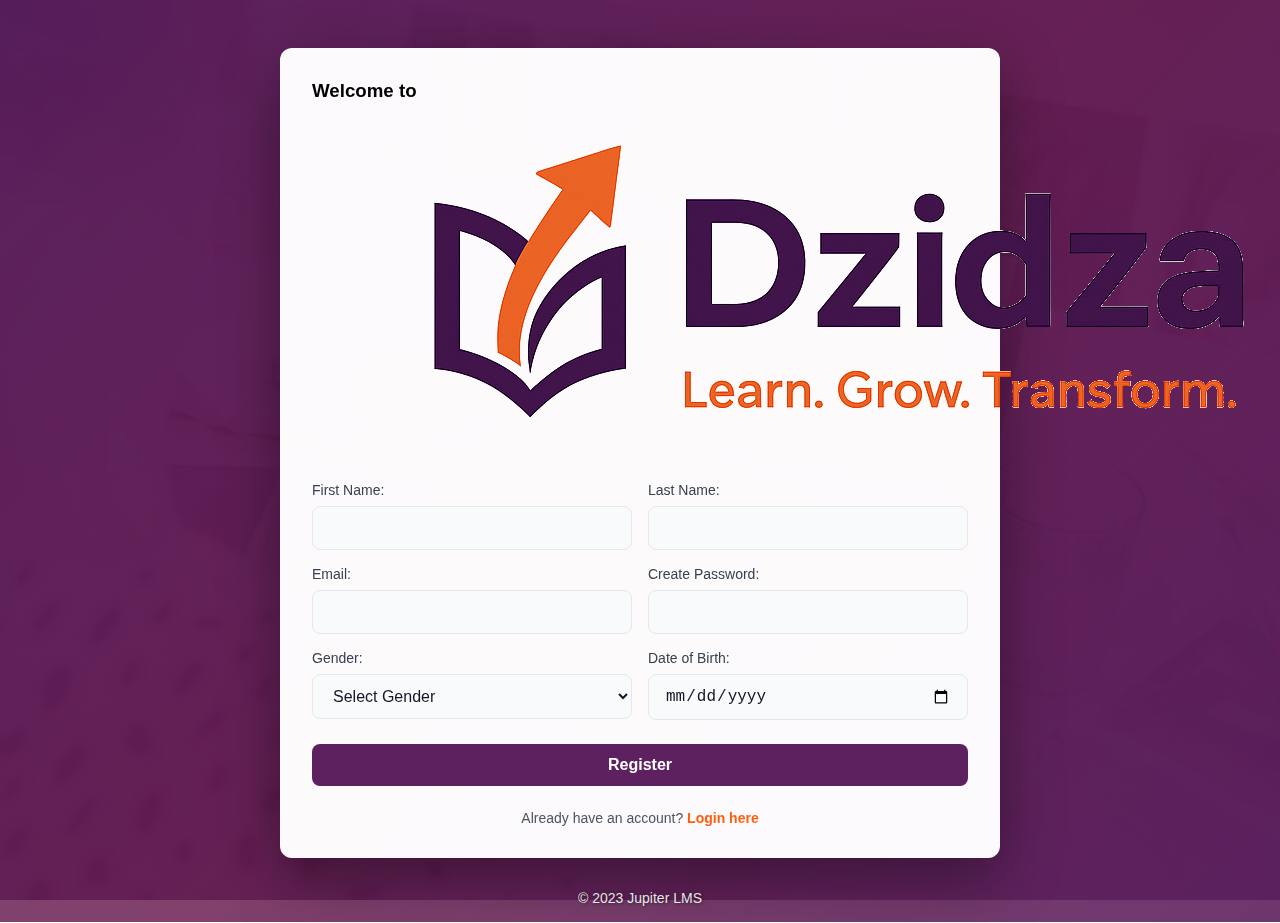
<file: public/index.html>
<!DOCTYPE html>
<html lang="en">
<head>
    <meta charset="UTF-8">
    <meta name="viewport" content="width=device-width, initial-scale=1">
    <link rel="icon" type="image/x-icon" href="./static/favicon.ico">
    <title>Register - Jupiter LMS</title>
    <link rel="stylesheet" href="../assets/css/style.css?v=4.0">
</head>
<body>
    <header>
        
    </header>
    <main>
        <div class="logo-container">
            <h3>Welcome to</h3>
            <img src="./assets/img/Dzidzaa.png" alt="Dzidzaa Logo" class="logo">
        </div>
        <form action="register.php" method="POST" class="register-form">
            <div class="form-row">
                <div class="form-group">
                    <label for="firstname">First Name:</label>
                    <input type="text" id="firstname" name="firstname" required>
                </div>
                <div class="form-group">
                    <label for="lastname">Last Name:</label>
                    <input type="text" id="lastname" name="lastname" required>
                </div>
            </div>
            <div class="form-row">
                <div class="form-group">
                    <label for="email">Email:</label>
                    <input type="email" id="email" name="email" required>
                </div>
                <div class="form-group">    
                    <label for="password">Create Password:</label>
                    <input type="password" id="password" name="password" required>
                </div>
            </div>
            <div class="form-row">
                <div class="form-group">
                    <label for="gender">Gender:</label>
                    <select id="gender" name="gender" required>
                        <option value="">Select Gender</option>
                        <option value="Male">Male</option>
                        <option value="Female">Female</option>
                        <option value="Other">Other</option>
                    </select>
                </div>
                <div class="form-group">
                    <label for="dob">Date of Birth:</label>
                    <input type="date" id="dob" name="dob" required>
                </div>
            </div>
            <button type="submit">Register</button>
            <p>Already have an account? <a href="login.html">Login here</a></p>
        </form>
    </main>
    <footer>
        <p>&copy; 2023 Jupiter LMS</p>
    </footer>
</body>
</html>
</file>
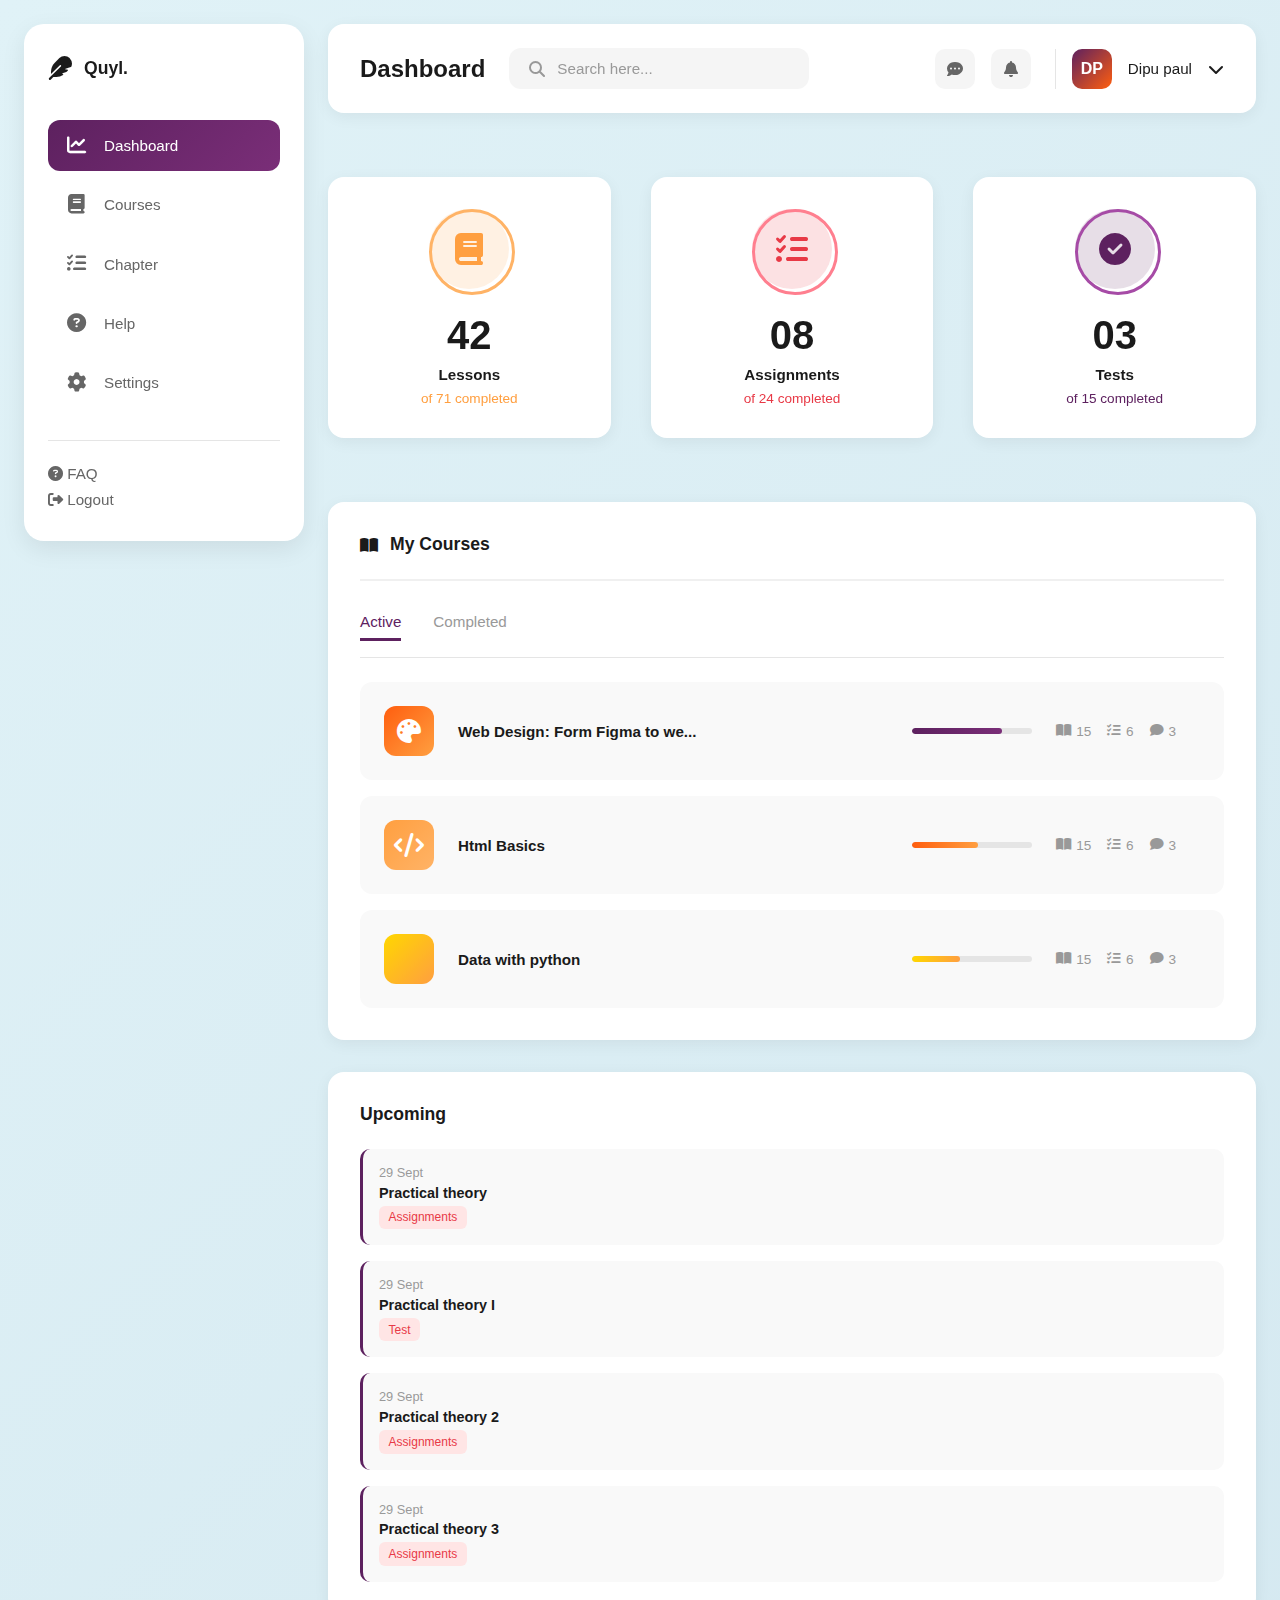
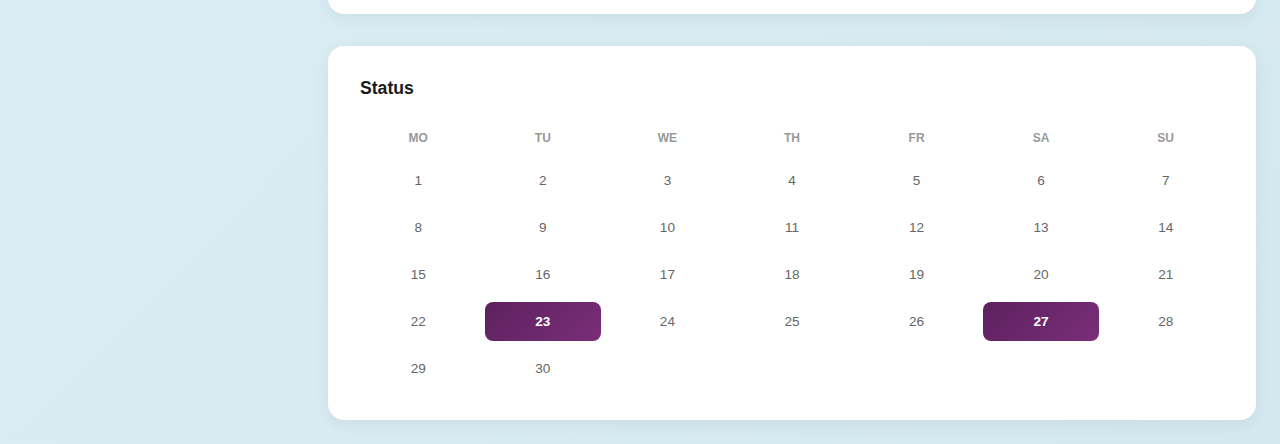
<file: public/dashboard-template.html>
<!DOCTYPE html>
<html lang="en">
<head>
    <meta charset="UTF-8">
    <meta name="viewport" content="width=device-width, initial-scale=1.0">
    <title>Dashboard</title>
    <link rel="stylesheet" href="https://cdnjs.cloudflare.com/ajax/libs/font-awesome/6.4.0/css/all.min.css">
    <style>
        * {
            margin: 0;
            padding: 0;
            box-sizing: border-box;
        }

        body {
            font-family: -apple-system, BlinkMacSystemFont, 'Segoe UI', Roboto, 'Helvetica Neue', sans-serif;
            background: linear-gradient(135deg, #e0f2f7 0%, #d4e8f0 100%);
            color: #1a1a1a;
            min-height: 100vh;
        }

        .dashboard-wrapper {
            display: flex;
            min-height: 100vh;
            padding: 1.5rem;
            gap: 1.5rem;
        }

        /* ==================== SIDEBAR ==================== */
        .sidebar {
            width: 280px;
            background: #fff;
            border-radius: 20px;
            padding: 2rem 1.5rem;
            box-shadow: 0 8px 24px rgba(0, 0, 0, 0.08);
            height: fit-content;
            position: sticky;
            top: 1.5rem;
        }

        .sidebar-logo {
            display: flex;
            align-items: center;
            gap: 0.75rem;
            margin-bottom: 2.5rem;
            font-size: 1.1rem;
            font-weight: 700;
            color: #1a1a1a;
        }

        .sidebar-logo i {
            font-size: 1.5rem;
        }

        .sidebar nav ul {
            list-style: none;
            display: flex;
            flex-direction: column;
            gap: 0.5rem;
        }

        .sidebar nav ul li a {
            color: #666;
            text-decoration: none;
            display: flex;
            align-items: center;
            gap: 1rem;
            padding: 1rem;
            border-radius: 12px;
            transition: all 0.25s ease;
            font-size: 0.95rem;
            font-weight: 500;
        }

        .sidebar nav ul li a:hover,
        .sidebar nav ul li a.active {
            background: linear-gradient(135deg, #5D215F 0%, #7a2e78 100%);
            color: #fff;
        }

        .sidebar nav ul li a i {
            font-size: 1.2rem;
            width: 1.5rem;
            text-align: center;
        }

        .sidebar-footer {
            border-top: 1px solid #e5e5e5;
            margin-top: 2rem;
            padding-top: 1.5rem;
            display: flex;
            flex-direction: column;
            gap: 0.5rem;
        }

        /* ==================== MAIN CONTENT ==================== */
        .main-content {
            flex: 1;
            display: flex;
            flex-direction: column;
            gap: 2rem;
        }

        /* ==================== TOPBAR ==================== */
        .topbar {
            background: #fff;
            border-radius: 16px;
            padding: 1.5rem 2rem;
            display: flex;
            align-items: center;
            justify-content: space-between;
            box-shadow: 0 4px 16px rgba(0, 0, 0, 0.06);
            position: sticky;
            top: 1.5rem;
            z-index: 100;
        }

        .topbar-left {
            display: flex;
            align-items: center;
            gap: 1.5rem;
            flex: 1;
        }

        .topbar h1 {
            font-size: 1.5rem;
            font-weight: 700;
            color: #1a1a1a;
        }

        .search-bar {
            display: flex;
            align-items: center;
            background: #f5f5f5;
            border-radius: 12px;
            padding: 0.75rem 1.25rem;
            gap: 0.75rem;
            min-width: 300px;
            transition: all 0.3s ease;
        }

        .search-bar:focus-within {
            background: #fff;
            box-shadow: 0 0 0 2px #5D215F;
        }

        .search-bar input {
            border: none;
            outline: none;
            background: transparent;
            font-size: 0.95rem;
            color: #1a1a1a;
            flex: 1;
        }

        .search-bar input::placeholder {
            color: #999;
        }

        .search-bar i {
            color: #999;
            font-size: 1rem;
        }

        .topbar-right {
            display: flex;
            align-items: center;
            gap: 1.5rem;
        }

        .topbar-icons {
            display: flex;
            gap: 1rem;
        }

        .topbar-icon {
            width: 40px;
            height: 40px;
            border-radius: 10px;
            background: #f5f5f5;
            display: flex;
            align-items: center;
            justify-content: center;
            cursor: pointer;
            transition: all 0.25s ease;
            color: #666;
        }

        .topbar-icon:hover {
            background: #efefef;
        }

        .user-profile {
            display: flex;
            align-items: center;
            gap: 1rem;
            padding-left: 1rem;
            border-left: 1px solid #e5e5e5;
        }

        .user-avatar {
            width: 40px;
            height: 40px;
            border-radius: 10px;
            background: linear-gradient(135deg, #5D215F 0%, #FF5E0F 100%);
            display: flex;
            align-items: center;
            justify-content: center;
            color: #fff;
            font-weight: 600;
            font-size: 1rem;
        }

        .user-name {
            font-weight: 500;
            color: #1a1a1a;
            font-size: 0.95rem;
        }

        /* ==================== CONTENT GRID ==================== */
        .content-grid {
            display: grid;
            grid-template-columns: 1fr 320px;
            gap: 2rem;
        }

        /* ==================== STATS CARDS ==================== */
        .stats-cards {
            display: grid;
            grid-template-columns: repeat(3, 1fr);
            gap: 2.5rem;
            margin-top: 2rem;
            margin-bottom: 4rem;
        }

        .stat-card {
            background: #fff;
            border-radius: 16px;
            padding: 2rem;
            text-align: center;
            box-shadow: 0 4px 16px rgba(0, 0, 0, 0.06);
            transition: all 0.3s ease;
            position: relative;
            overflow: hidden;
        }

        .stat-card:hover {
            box-shadow: 0 8px 24px rgba(0, 0, 0, 0.1);
            transform: translateY(-2px);
        }

        .stat-icon {
            width: 80px;
            height: 80px;
            border-radius: 50%;
            display: flex;
            align-items: center;
            justify-content: center;
            margin: 0 auto 1.5rem;
            font-size: 2rem;
            position: relative;
        }

        .stat-icon::after {
            content: '';
            position: absolute;
            width: 100%;
            height: 100%;
            border-radius: 50%;
            border: 3px solid;
            top: 0;
            left: 0;
        }

        .stat-card.lessons .stat-icon {
            background: rgba(255, 159, 64, 0.15);
            color: #FF9F40;
        }

        .stat-card.lessons .stat-icon::after {
            border-color: #FFB366;
        }

        .stat-card.assignments .stat-icon {
            background: rgba(232, 57, 70, 0.15);
            color: #E83946;
        }

        .stat-card.assignments .stat-icon::after {
            border-color: #FF7F8F;
        }

        .stat-card.tests .stat-icon {
            background: rgba(93, 33, 95, 0.15);
            color: #5D215F;
        }

        .stat-card.tests .stat-icon::after {
            border-color: #A64BA6;
        }

        .stat-number {
            font-size: 2.5rem;
            font-weight: 700;
            color: #1a1a1a;
            margin-bottom: 0.5rem;
        }

        .stat-label {
            font-size: 0.95rem;
            font-weight: 600;
            color: #1a1a1a;
            margin-bottom: 0.5rem;
        }

        .stat-subtitle {
            font-size: 0.85rem;
            color: #FF9F40;
        }

        .stat-card.assignments .stat-subtitle {
            color: #E83946;
        }

        .stat-card.tests .stat-subtitle {
            color: #5D215F;
        }

        /* ==================== SECTIONS ==================== */
        .section {
            background: #fff;
            border-radius: 16px;
            padding: 2rem;
            box-shadow: 0 4px 16px rgba(0, 0, 0, 0.06);
            margin-top: 1rem;
        }

        .section-header {
            display: flex;
            align-items: center;
            gap: 0.75rem;
            margin-bottom: 2rem;
            border-bottom: 2px solid #f0f0f0;
            padding-bottom: 1.5rem;
        }

        .section-title {
            font-size: 1.1rem;
            font-weight: 700;
            color: #1a1a1a;
        }

        .section-tabs {
            display: flex;
            gap: 2rem;
            margin-bottom: 1.5rem;
            border-bottom: 1px solid #e5e5e5;
            padding-bottom: 1rem;
        }

        .section-tab {
            font-size: 0.95rem;
            font-weight: 500;
            color: #999;
            cursor: pointer;
            transition: all 0.25s ease;
            border-bottom: 3px solid transparent;
            padding-bottom: 0.5rem;
        }

        .section-tab.active {
            color: #5D215F;
            border-bottom-color: #5D215F;
        }

        /* ==================== COURSES TABLE ==================== */
        .courses-list {
            display: flex;
            flex-direction: column;
            gap: 1rem;
        }

        .course-item {
            display: grid;
            grid-template-columns: 50px 1fr auto auto auto;
            gap: 1.5rem;
            align-items: center;
            padding: 1.5rem;
            background: #f9f9f9;
            border-radius: 12px;
            transition: all 0.25s ease;
        }

        .course-item:hover {
            background: #f0f0f0;
            transform: translateX(2px);
        }

        .course-icon {
            width: 50px;
            height: 50px;
            border-radius: 12px;
            display: flex;
            align-items: center;
            justify-content: center;
            font-size: 1.5rem;
        }

        .course-icon.design {
            background: linear-gradient(135deg, #FF5E0F 0%, #FF9F40 100%);
            color: #fff;
        }

        .course-icon.html {
            background: linear-gradient(135deg, #FF9F40 0%, #FFB366 100%);
            color: #fff;
        }

        .course-icon.python {
            background: linear-gradient(135deg, #FFD700 0%, #FF9F40 100%);
            color: #fff;
        }

        .course-name {
            font-weight: 600;
            color: #1a1a1a;
            font-size: 0.95rem;
        }

        .course-progress {
            display: flex;
            align-items: center;
            gap: 0.75rem;
        }

        .progress-bar {
            width: 120px;
            height: 6px;
            background: #e5e5e5;
            border-radius: 3px;
            overflow: hidden;
        }

        .progress-fill {
            height: 100%;
            background: linear-gradient(90deg, #5D215F 0%, #FF5E0F 100%);
            border-radius: 3px;
        }

        .course-icon.design + .course-name + .course-progress .progress-fill {
            background: linear-gradient(90deg, #5D215F 0%, #7a2e78 100%);
            width: 75%;
        }

        .course-icon.html + .course-name + .course-progress .progress-fill {
            background: linear-gradient(90deg, #FF5E0F 0%, #FF9F40 100%);
            width: 55%;
        }

        .course-icon.python + .course-name + .course-progress .progress-fill {
            background: linear-gradient(90deg, #FFD700 0%, #FF9F40 100%);
            width: 40%;
        }

        .course-meta {
            display: flex;
            gap: 1rem;
            font-size: 0.85rem;
            color: #999;
        }

        .course-meta span {
            display: flex;
            align-items: center;
            gap: 0.3rem;
        }

        /* ==================== RIGHT SIDEBAR ==================== */
        .right-sidebar {
            display: flex;
            flex-direction: column;
            gap: 2rem;
        }

        .upcoming-section {
            background: #fff;
            border-radius: 16px;
            padding: 2rem;
            box-shadow: 0 4px 16px rgba(0, 0, 0, 0.06);
        }

        .upcoming-title {
            font-size: 1.1rem;
            font-weight: 700;
            color: #1a1a1a;
            margin-bottom: 1.5rem;
        }

        .upcoming-list {
            display: flex;
            flex-direction: column;
            gap: 1rem;
        }

        .upcoming-item {
            padding: 1rem;
            background: #f9f9f9;
            border-radius: 10px;
            border-left: 3px solid #5D215F;
            transition: all 0.25s ease;
        }

        .upcoming-item:hover {
            background: #f0f0f0;
            transform: translateX(2px);
        }

        .upcoming-item.test {
            border-left-color: #5D215F;
        }

        .upcoming-date {
            font-size: 0.8rem;
            color: #999;
            margin-bottom: 0.3rem;
        }

        .upcoming-name {
            font-size: 0.9rem;
            font-weight: 600;
            color: #1a1a1a;
            margin-bottom: 0.3rem;
        }

        .upcoming-tag {
            display: inline-block;
            font-size: 0.75rem;
            padding: 0.3rem 0.6rem;
            background: #ffe5e5;
            color: #E83946;
            border-radius: 6px;
        }

        .upcoming-item.test .upcoming-tag {
            background: #e5e0f0;
            color: #5D215F;
        }

        .calendar-section {
            background: #fff;
            border-radius: 16px;
            padding: 2rem;
            box-shadow: 0 4px 16px rgba(0, 0, 0, 0.06);
        }

        .calendar-title {
            font-size: 1.1rem;
            font-weight: 700;
            color: #1a1a1a;
            margin-bottom: 1.5rem;
        }

        .calendar {
            display: grid;
            grid-template-columns: repeat(7, 1fr);
            gap: 0.5rem;
            text-align: center;
        }

        .calendar-day-header {
            font-size: 0.75rem;
            font-weight: 700;
            color: #999;
            padding: 0.5rem 0;
            text-transform: uppercase;
        }

        .calendar-day {
            font-size: 0.85rem;
            padding: 0.75rem;
            border-radius: 8px;
            cursor: pointer;
            transition: all 0.25s ease;
            color: #666;
        }

        .calendar-day:hover {
            background: #f0f0f0;
        }

        .calendar-day.active {
            background: linear-gradient(135deg, #5D215F 0%, #7a2e78 100%);
            color: #fff;
            font-weight: 600;
        }

        /* ==================== ANIMATIONS ==================== */
        @keyframes slideInUp {
            from {
                opacity: 0;
                transform: translateY(10px);
            }
            to {
                opacity: 1;
                transform: translateY(0);
            }
        }

        .stat-card,
        .section,
        .upcoming-section,
        .calendar-section {
            animation: slideInUp 0.5s ease-out forwards;
        }

        .stat-card:nth-child(1) { animation-delay: 0.1s; }
        .stat-card:nth-child(2) { animation-delay: 0.2s; }
        .stat-card:nth-child(3) { animation-delay: 0.3s; }

        /* ==================== RESPONSIVE ==================== */
        @media (max-width: 1400px) {
            .content-grid {
                grid-template-columns: 1fr;
            }

            .stats-cards {
                grid-template-columns: repeat(3, 1fr);
            }
        }

        @media (max-width: 1024px) {
            .dashboard-wrapper {
                flex-direction: column;
                padding: 1rem;
            }

            .sidebar {
                width: 100%;
                position: static;
                display: grid;
                grid-template-columns: auto 1fr auto auto;
                align-items: center;
                padding: 1rem 1.5rem;
                gap: 2rem;
            }

            .sidebar-logo {
                margin-bottom: 0;
            }

            .sidebar nav ul {
                flex-direction: row;
                gap: 0.5rem;
            }

            .sidebar-footer {
                border: none;
                margin: 0;
                padding: 0;
                flex-direction: row;
                gap: 0.5rem;
                border-left: 1px solid #e5e5e5;
                padding-left: 1.5rem;
            }

            .stats-cards {
                grid-template-columns: repeat(3, 1fr);
            }

            .content-grid {
                grid-template-columns: 1fr;
            }
        }

        @media (max-width: 768px) {
            .topbar {
                flex-direction: column;
                gap: 1rem;
                align-items: flex-start;
            }

            .topbar-left {
                width: 100%;
                flex-wrap: wrap;
            }

            .search-bar {
                min-width: 100%;
                flex: 1;
            }

            .topbar-right {
                width: 100%;
                justify-content: space-between;
            }

            .stats-cards {
                grid-template-columns: 1fr;
            }

            .course-item {
                grid-template-columns: 1fr;
                gap: 0.75rem;
            }

            .right-sidebar {
                gap: 1.5rem;
            }

            .sidebar {
                display: flex;
                flex-direction: column;
                width: 100%;
                position: static;
            }

            .sidebar nav ul {
                flex-direction: column;
            }

            .sidebar-footer {
                border-left: none;
                border-top: 1px solid #e5e5e5;
                flex-direction: column;
                padding-top: 1rem;
            }
        }
    </style>
</head>
<body>
    <div class="dashboard-wrapper">
        <!-- SIDEBAR -->
        <aside class="sidebar">
            <div class="sidebar-logo">
                <i class="fas fa-feather"></i>
                <span>Quyl.</span>
            </div>
            <nav>
                <ul>
                    <li><a href="#" class="active"><i class="fas fa-chart-line"></i> Dashboard</a></li>
                    <li><a href="#"><i class="fas fa-book"></i> Courses</a></li>
                    <li><a href="#"><i class="fas fa-list-check"></i> Chapter</a></li>
                    <li><a href="#"><i class="fas fa-circle-question"></i> Help</a></li>
                    <li><a href="#"><i class="fas fa-cog"></i> Settings</a></li>
                </ul>
            </nav>
            <div class="sidebar-footer">
                <ul style="list-style: none;">
                    <li><a href="#" style="text-decoration: none; color: #666; font-size: 0.95rem; font-weight: 500;"><i class="fas fa-circle-question"></i> FAQ</a></li>
                    <li style="margin-top: 0.5rem;"><a href="#" style="text-decoration: none; color: #666; font-size: 0.95rem; font-weight: 500;"><i class="fas fa-sign-out-alt"></i> Logout</a></li>
                </ul>
            </div>
        </aside>

        <!-- MAIN CONTENT -->
        <main class="main-content">
            <!-- TOPBAR -->
            <div class="topbar">
                <div class="topbar-left">
                    <h1>Dashboard</h1>
                    <div class="search-bar">
                        <i class="fas fa-search"></i>
                        <input type="text" placeholder="Search here...">
                    </div>
                </div>
                <div class="topbar-right">
                    <div class="topbar-icons">
                        <div class="topbar-icon"><i class="fas fa-comment-dots"></i></div>
                        <div class="topbar-icon"><i class="fas fa-bell"></i></div>
                    </div>
                    <div class="user-profile">
                        <div class="user-avatar">DP</div>
                        <div class="user-name">Dipu paul</div>
                        <i class="fas fa-chevron-down"></i>
                    </div>
                </div>
            </div>

            <!-- CONTENT GRID -->
            <div class="content-grid">
                <div>
                    <!-- STATS CARDS -->
                    <div class="stats-cards">
                        <div class="stat-card lessons">
                            <div class="stat-icon"><i class="fas fa-book"></i></div>
                            <div class="stat-number">42</div>
                            <div class="stat-label">Lessons</div>
                            <div class="stat-subtitle">of 71 completed</div>
                        </div>
                        <div class="stat-card assignments">
                            <div class="stat-icon"><i class="fas fa-tasks"></i></div>
                            <div class="stat-number">08</div>
                            <div class="stat-label">Assignments</div>
                            <div class="stat-subtitle">of 24 completed</div>
                        </div>
                        <div class="stat-card tests">
                            <div class="stat-icon"><i class="fas fa-check-circle"></i></div>
                            <div class="stat-number">03</div>
                            <div class="stat-label">Tests</div>
                            <div class="stat-subtitle">of 15 completed</div>
                        </div>
                    </div>

                    <!-- COURSES SECTION -->
                    <div class="section">
                        <div class="section-header">
                            <i class="fas fa-book-open"></i>
                            <h2 class="section-title">My Courses</h2>
                        </div>
                        <div class="section-tabs">
                            <div class="section-tab active">Active</div>
                            <div class="section-tab">Completed</div>
                        </div>
                        <div class="courses-list">
                            <div class="course-item">
                                <div class="course-icon design"><i class="fas fa-palette"></i></div>
                                <div class="course-name">Web Design: Form Figma to we...</div>
                                <div class="course-progress">
                                    <div class="progress-bar">
                                        <div class="progress-fill"></div>
                                    </div>
                                </div>
                                <div class="course-meta">
                                    <span><i class="fas fa-book-open"></i> 15</span>
                                    <span><i class="fas fa-tasks"></i> 6</span>
                                    <span><i class="fas fa-comment"></i> 3</span>
                                </div>
                            </div>
                            <div class="course-item">
                                <div class="course-icon html"><i class="fas fa-code"></i></div>
                                <div class="course-name">Html Basics</div>
                                <div class="course-progress">
                                    <div class="progress-bar">
                                        <div class="progress-fill"></div>
                                    </div>
                                </div>
                                <div class="course-meta">
                                    <span><i class="fas fa-book-open"></i> 15</span>
                                    <span><i class="fas fa-tasks"></i> 6</span>
                                    <span><i class="fas fa-comment"></i> 3</span>
                                </div>
                            </div>
                            <div class="course-item">
                                <div class="course-icon python"><i class="fas fa-snake"></i></div>
                                <div class="course-name">Data with python</div>
                                <div class="course-progress">
                                    <div class="progress-bar">
                                        <div class="progress-fill"></div>
                                    </div>
                                </div>
                                <div class="course-meta">
                                    <span><i class="fas fa-book-open"></i> 15</span>
                                    <span><i class="fas fa-tasks"></i> 6</span>
                                    <span><i class="fas fa-comment"></i> 3</span>
                                </div>
                            </div>
                        </div>
                    </div>
                </div>

                <!-- RIGHT SIDEBAR -->
                <div class="right-sidebar">
                    <!-- UPCOMING -->
                    <div class="upcoming-section">
                        <h3 class="upcoming-title">Upcoming</h3>
                        <div class="upcoming-list">
                            <div class="upcoming-item">
                                <div class="upcoming-date">29 Sept</div>
                                <div class="upcoming-name">Practical theory</div>
                                <span class="upcoming-tag">Assignments</span>
                            </div>
                            <div class="upcoming-item">
                                <div class="upcoming-date">29 Sept</div>
                                <div class="upcoming-name">Practical theory I</div>
                                <span class="upcoming-tag test">Test</span>
                            </div>
                            <div class="upcoming-item">
                                <div class="upcoming-date">29 Sept</div>
                                <div class="upcoming-name">Practical theory 2</div>
                                <span class="upcoming-tag">Assignments</span>
                            </div>
                            <div class="upcoming-item">
                                <div class="upcoming-date">29 Sept</div>
                                <div class="upcoming-name">Practical theory 3</div>
                                <span class="upcoming-tag">Assignments</span>
                            </div>
                        </div>
                    </div>

                    <!-- CALENDAR -->
                    <div class="calendar-section">
                        <h3 class="calendar-title">Status</h3>
                        <div class="calendar">
                            <div class="calendar-day-header">Mo</div>
                            <div class="calendar-day-header">Tu</div>
                            <div class="calendar-day-header">We</div>
                            <div class="calendar-day-header">Th</div>
                            <div class="calendar-day-header">Fr</div>
                            <div class="calendar-day-header">Sa</div>
                            <div class="calendar-day-header">Su</div>
                            
                            <div class="calendar-day">1</div>
                            <div class="calendar-day">2</div>
                            <div class="calendar-day">3</div>
                            <div class="calendar-day">4</div>
                            <div class="calendar-day">5</div>
                            <div class="calendar-day">6</div>
                            <div class="calendar-day">7</div>
                            <div class="calendar-day">8</div>
                            <div class="calendar-day">9</div>
                            <div class="calendar-day">10</div>
                            <div class="calendar-day">11</div>
                            <div class="calendar-day">12</div>
                            <div class="calendar-day">13</div>
                            <div class="calendar-day">14</div>
                            <div class="calendar-day">15</div>
                            <div class="calendar-day">16</div>
                            <div class="calendar-day">17</div>
                            <div class="calendar-day">18</div>
                            <div class="calendar-day">19</div>
                            <div class="calendar-day">20</div>
                            <div class="calendar-day">21</div>
                            <div class="calendar-day">22</div>
                            <div class="calendar-day active">23</div>
                            <div class="calendar-day">24</div>
                            <div class="calendar-day">25</div>
                            <div class="calendar-day">26</div>
                            <div class="calendar-day active">27</div>
                            <div class="calendar-day">28</div>
                            <div class="calendar-day">29</div>
                            <div class="calendar-day">30</div>
                        </div>
                    </div>
                </div>
            </div>
        </main>
    </div>
</body>
</html>
</file>
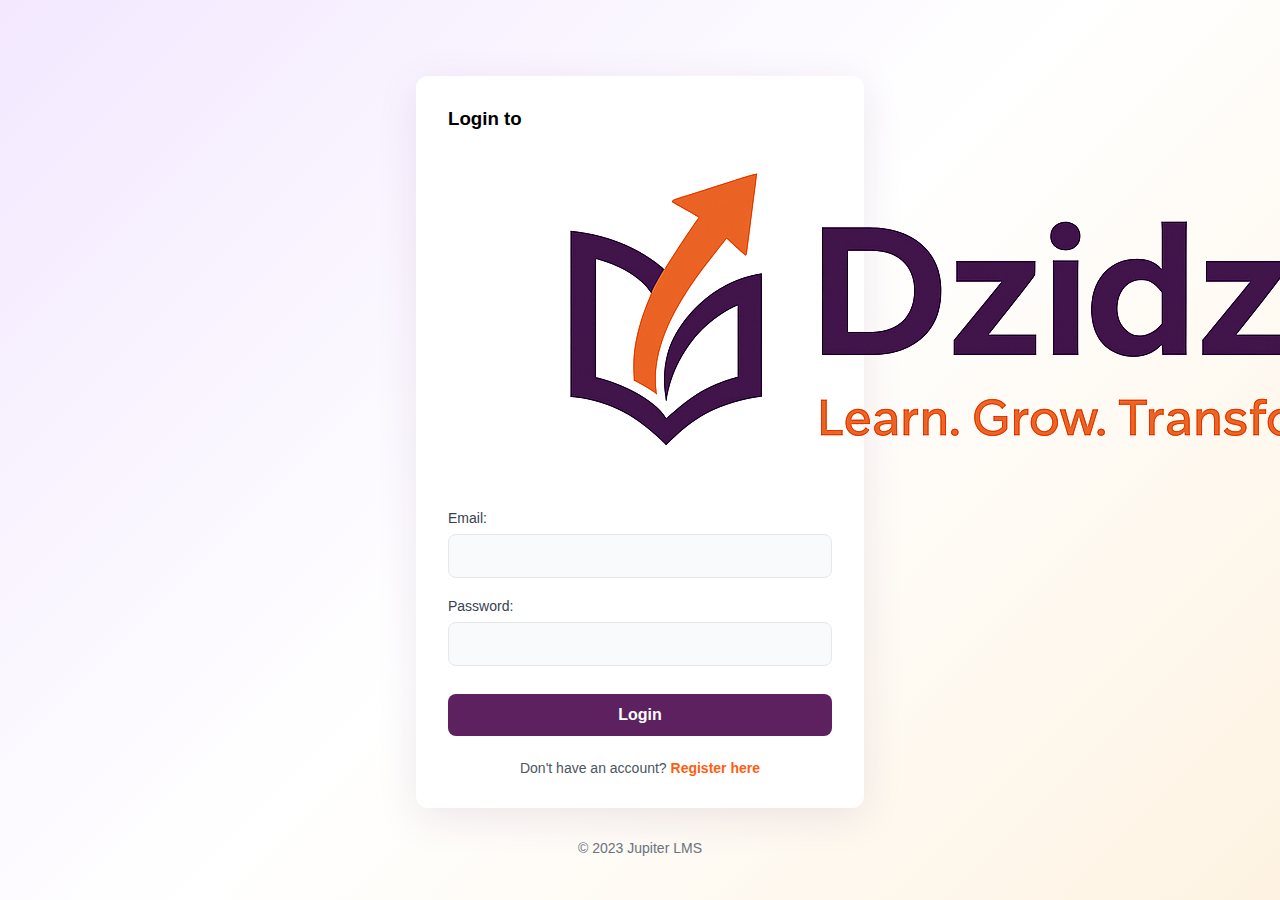
<file: public/login.html>
<!DOCTYPE html>
<html lang="en">
<head>
    <meta charset="UTF-8">
    <meta name="viewport" content="width=device-width, initial-scale=1">
    <link rel="icon" type="image/x-icon" href="./static/favicon.ico">
    <title>Login - Jupiter LMS</title>
    <link rel="stylesheet" href="../assets/css/login.css?v=4.0">
</head>
<body>
    <header>
       
    </header>
    <main>
        <div class="logo-container">
            <h3>Login to</h3>
            <img src="./assets/img/Dzidzaa.png" alt="Dzidzaa Logo" class="logo">
        </div>
        <form action="login.php" method="POST" class="login-form">
            <div class="form-group">
                <label for="email">Email:</label>
                <input type="email" id="email" name="email" required>
            </div>
            <div class="form-group">
                <label for="password">Password:</label>
                <input type="password" id="password" name="password" required>
            </div>
            <button type="submit">Login</button>
            <p>Don't have an account? <a href="index.html">Register here</a></p>
        </form>
    </main>
    <footer>
        <p>&copy; 2023 Jupiter LMS</p>
    </footer>
</body>
</html>
</file>
<file: assets/css/style.css>
/* Reset and base styles */
* {
    margin: 0;
    padding: 0;
    box-sizing: border-box;
}

body {
    font-family: -apple-system, BlinkMacSystemFont, 'Segoe UI', Roboto, Oxygen, Ubuntu, Cantarell, sans-serif;
    background: linear-gradient(135deg, rgba(93, 33, 95, 0.85) 0%, rgba(107, 31, 82, 0.85) 50%, rgba(93, 33, 95, 0.9) 100%), 
                url('../img/background.jpg') center/cover no-repeat fixed;
    min-height: 100vh;
    display: flex;
    flex-direction: column;
    align-items: center;
    justify-content: center;
    padding: 1rem;
}

header {
    text-align: center;
    margin-bottom: 2rem;
}

header h1 {
    font-size: 1.875rem;
    font-weight: bold;
    margin-bottom: 0.5rem;
    color: #ffffff;
    text-shadow: 2px 2px 8px rgba(0, 0, 0, 0.5);
}

main {
    width: 100%;
    max-width: 45rem;
    background: rgba(255, 255, 255, 0.98);
    backdrop-filter: blur(10px);
    border-radius: 0.75rem;
    box-shadow: 0 20px 60px rgba(0, 0, 0, 0.4);
    padding: 2rem;
}

.register-form {
    display: flex;
    flex-direction: column;
    width: 100%;
}

.form-row {
    display: grid;
    grid-template-columns: 1fr 1fr;
    gap: 1rem;
    margin-bottom: 0;
}

.form-group {
    margin-bottom: 1rem;
}

label {
    display: block;
    margin-bottom: 0.5rem;
    font-weight: 500;
    color: #374151;
    font-size: 0.875rem;
}

input, select {
    width: 100%;
    padding: 0.75rem 1rem;
    background-color: #f9fafb;
    border: 1px solid #e5e7eb;
    border-radius: 0.5rem;
    font-size: 1rem;
    color: #111827;
    transition: all 0.3s ease;
}

input:focus, select:focus {
    outline: none;
    border-color: #5D215F;
    box-shadow: 0 0 0 3px rgba(93, 33, 95, 0.1);
}

button {
    width: 100%;
    padding: 0.75rem;
    background-color: #5D215F;
    color: white;
    border: none;
    border-radius: 0.5rem;
    cursor: pointer;
    font-size: 1rem;
    font-weight: 600;
    margin-top: 0.5rem;
    transition: background-color 0.3s ease;
}

button:hover {
    background-color: #6B1F52;
}

button:active {
    background-color: #4A1B4D;
}

.register-form p {
    text-align: center;
    margin-top: 1.5rem;
    color: #4b5563;
    font-size: 0.875rem;
}

.register-form p a {
    color: #FF5E0F;
    text-decoration: none;
    font-weight: 600;
    transition: color 0.3s ease;
}

.register-form p a:hover {
    color: #E64D03;
}

footer {
    margin-top: 2rem;
    text-align: center;
    font-size: 0.875rem;
    color: #ffffff;
    text-shadow: 1px 1px 3px rgba(0, 0, 0, 0.5);
}

@media (max-width: 600px) {
    main {
        padding: 1.5rem;
    }
    header h1 {
        font-size: 1.5rem;
    }
    .form-row {
        grid-template-columns: 1fr;
        gap: 0;
    }
}
</file>
<file: assets/css/login.css>
/* Reset and base styles */
* {
    margin: 0;
    padding: 0;
    box-sizing: border-box;
}

body {
    font-family: -apple-system, BlinkMacSystemFont, 'Segoe UI', Roboto, Oxygen, Ubuntu, Cantarell, sans-serif;
    background: linear-gradient(135deg, #f3e8ff 0%, #ffffff 50%, #fef3e2 100%);
    min-height: 100vh;
    display: flex;
    flex-direction: column;
    align-items: center;
    justify-content: center;
    padding: 1rem;
}

header {
    text-align: center;
    margin-bottom: 2rem;
}

header h1 {
    font-size: 1.875rem;
    font-weight: bold;
    margin-bottom: 0.5rem;
    color: #5D215F;
}

main {
    width: 100%;
    max-width: 28rem;
    background: #fff;
    border-radius: 0.75rem;
    box-shadow: 0 10px 40px rgba(93, 33, 95, 0.1);
    padding: 2rem;
}

.login-form {
    display: flex;
    flex-direction: column;
    width: 100%;
}

.form-group {
    margin-bottom: 20px;
}

label {
    display: block;
    margin-bottom: 0.5rem;
    font-weight: 500;
    color: #374151;
    font-size: 0.875rem;
}

input[type="email"],
input[type="password"] {
    width: 100%;
    padding: 0.75rem 1rem;
    background-color: #f9fafb;
    border: 1px solid #e5e7eb;
    border-radius: 0.5rem;
    font-size: 1rem;
    color: #111827;
    transition: all 0.3s ease;
}

input[type="email"]:focus,
input[type="password"]:focus {
    outline: none;
    border-color: #5D215F;
    box-shadow: 0 0 0 3px rgba(93, 33, 95, 0.1);
}

button[type="submit"] {
    width: 100%;
    padding: 0.75rem;
    background-color: #5D215F;
    color: white;
    border: none;
    border-radius: 0.5rem;
    cursor: pointer;
    font-size: 1rem;
    font-weight: 600;
    margin-top: 0.5rem;
    transition: background-color 0.3s ease;
}

button[type="submit"]:hover {
    background-color: #6B1F52;
}

button[type="submit"]:active {
    background-color: #4A1B4D;
}

.login-form p {
    text-align: center;
    margin-top: 1.5rem;
    color: #4b5563;
    font-size: 0.875rem;
}

.login-form a {
    color: #FF5E0F;
    text-decoration: none;
    font-weight: 600;
    transition: color 0.3s ease;
}

.login-form a:hover {
    color: #E64D03;
}

footer {
    margin-top: 2rem;
    text-align: center;
    font-size: 0.875rem;
    color: #6b7280;
}

/* Responsive design */
@media (max-width: 600px) {
    main {
        padding: 1.5rem;
    }
    header h1 {
        font-size: 1.5rem;
    }
}
</file>
